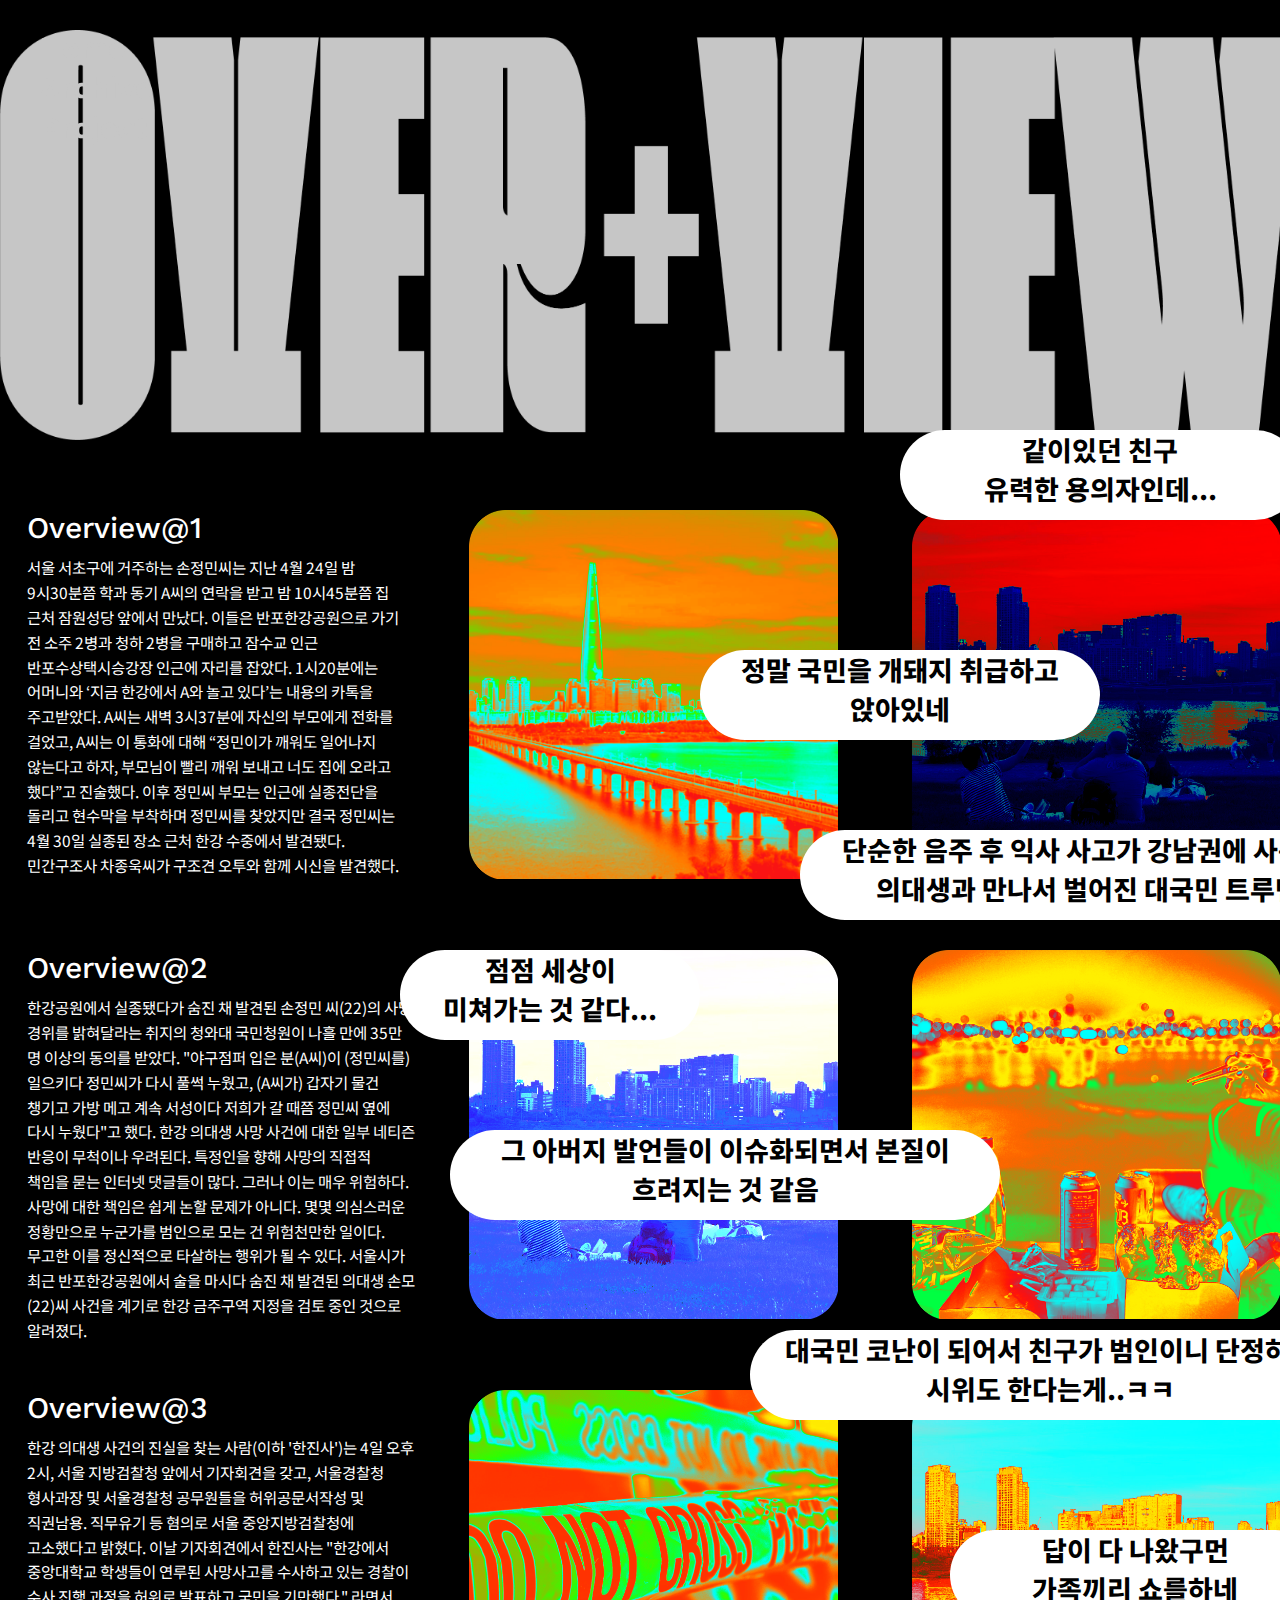
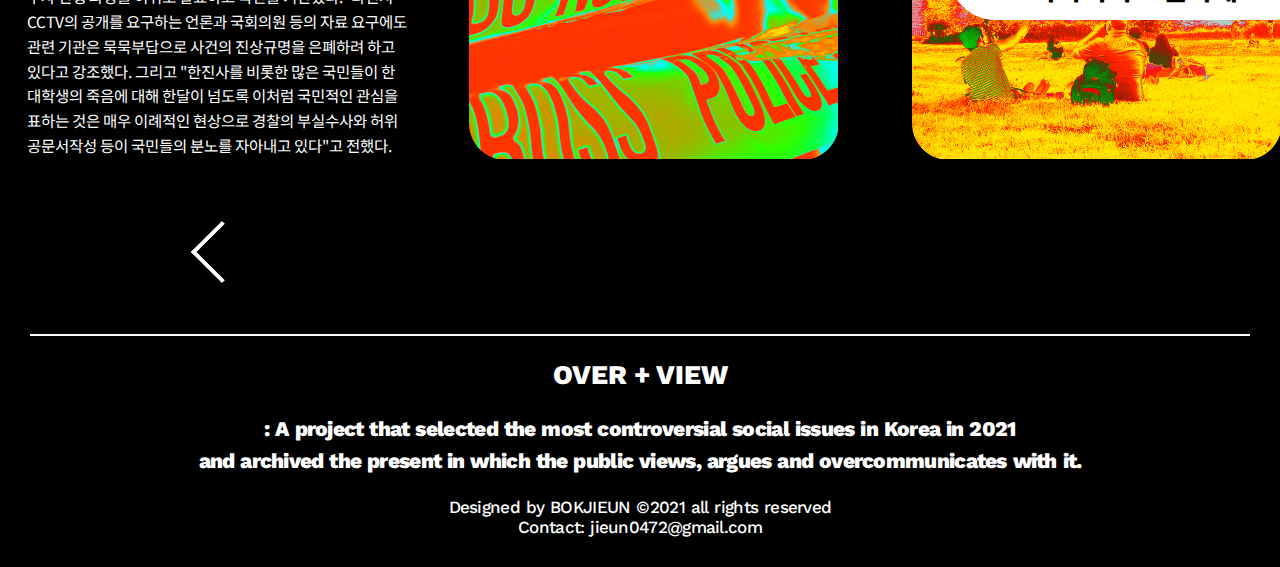
<file: sub1.html>
<!DOCTYPE html>
<html>
<head>
	<title>Archive@1</title>
	<link href="substyle.css" rel="stylesheet">
	<link rel="preconnect" href="https://fonts.gstatic.com">
	<link href="https://fonts.googleapis.com/css2?family=Noto+Sans+KR:wght@300;400;500;700;900&family=Work+Sans:ital,wght@0,100;0,200;0,300;0,400;0,500;0,600;0,700;0,800;0,900;1,100;1,200;1,300;1,400;1,500;1,600;1,700;1,800;1,900&display=swap" rel="stylesheet">
</head>

<body>
	<nav>
		<ul>
			<li><a href="index.html">Home</a></li>
			<li><a href="sub1.html">Archive</a></li>
			<li><a href="sub6.html">Project</a></li>
		</ul>
	</nav>

	<header><img src="logo.png"></header>

	<section class="row">
		<div class="col-3">
			<h1>Overview@1</h1>
			<p class="maintext">서울 서초구에 거주하는 손정민씨는 지난 4월 24일 밤 9시30분쯤 학과 동기 A씨의 연락을 받고 밤 10시45분쯤 집 근처 잠원성당 앞에서 만났다. 이들은 반포한강공원으로 가기 전 소주 2병과 청하 2병을 구매하고 잠수교 인근 반포수상택시승강장 인근에 자리를 잡았다. 1시20분에는 어머니와 ‘지금 한강에서 A와 놀고 있다’는 내용의 카톡을 주고받았다.  A씨는 새벽 3시37분에 자신의 부모에게 전화를 걸었고, A씨는 이 통화에 대해 “정민이가 깨워도 일어나지 않는다고 하자, 부모님이 빨리 깨워 보내고 너도 집에 오라고 했다”고 진술했다. 이후 정민씨 부모는 인근에 실종전단을 돌리고 현수막을 부착하며 정민씨를 찾았지만 결국 정민씨는 4월 30일 실종된 장소 근처 한강 수중에서 발견됐다. 민간구조사 차종욱씨가 구조견 오투와 함께 시신을 발견했다.</p>
		</div>
		<div class="col-3">
			<img src="002.png" class="img95">
		</div>
		<div class="col-3">
			<img src="001.png" class="img95">
		</div>
	</section>
	<section class="row">
		<div class="col-3">
			<h1>Overview@2</h1>
			<p class="maintext">
			한강공원에서 실종됐다가 숨진 채 발견된 손정민 씨(22)의 사망 경위를 밝혀달라는 취지의 청와대 국민청원이 나흘 만에 35만 명 이상의 동의를 받았다. "야구점퍼 입은 분(A씨)이 (정민씨를) 일으키다 정민씨가 다시 풀썩 누웠고, (A씨가) 갑자기 물건 챙기고 가방 메고 계속 서성이다 저희가 갈 때쯤 정민씨 옆에 다시 누웠다"고 했다. 한강 의대생 사망 사건에 대한 일부 네티즌 반응이 무척이나 우려된다. 특정인을 향해 사망의 직접적 책임을 묻는 인터넷 댓글들이 많다. 그러나 이는 매우 위험하다. 사망에 대한 책임은 쉽게 논할 문제가 아니다. 몇몇 의심스러운 정황만으로 누군가를 범인으로 모는 건 위험천만한 일이다. 무고한 이를 정신적으로 타살하는 행위가 될 수 있다. 서울시가 최근 반포한강공원에서 술을 마시다 숨진 채 발견된 의대생 손모(22)씨 사건을 계기로 한강 금주구역 지정을 검토 중인 것으로 알려졌다.</p>
		</div>
		<div class="col-3">
			<img src="005.png" class="img95">
		</div>
		<div class="col-3">
			<img src="003.png" class="img95">
		</div>
	</section>
	<section class="row">
		<div class="col-3">
			<h1>Overview@3</h1>
			<p class="maintext">
			한강 의대생 사건의 진실을 찾는 사람(이하 '한진사')는 4일 오후 2시, 서울 지방검찰청 앞에서 기자회견을 갖고, 서울경찰청 형사과장 및 서울경찰청 공무원들을 허위공문서작성 및 직권남용. 직무유기 등 혐의로 서울 중앙지방검찰청에 고소했다고 밝혔다. 이날 기자회견에서 한진사는 "한강에서 중앙대학교 학생들이 연루된 사망사고를 수사하고 있는 경찰이 수사 진행 과정을 허위로 발표하고 국민을 기만했다." 라면서 CCTV의 공개를 요구하는 언론과 국회의원 등의 자료 요구에도 관련 기관은 묵묵부답으로 사건의 진상규명을 은폐하려 하고 있다고 강조했다. 그리고 "한진사를 비롯한 많은 국민들이 한 대학생의 죽음에 대해 한달이 넘도록 이처럼 국민적인 관심을 표하는 것은 매우 이례적인 현상으로 경찰의 부실수사와 허위 공문서작성 등이 국민들의 분노를 자아내고 있다"고 전했다. 
</p>
		</div>
		<div class="col-3">
			<img src="004.png" class="img95">
		</div>
		<div class="col-3">
			<img src="006.png" class="img95">
		</div>
	</section>

	<div class="relative">
	<div id="a">같이있던 친구<br>유력한 용의자인데...</div>
	<div id="b">정말 국민을 개돼지 취급하고 앉아있네</div>
	<div id="c">단순한 음주 후 익사 사고가 강남권에 사는 남자 의대생과 만나서 벌어진 대국민 트루먼쇼</div>
	<div id="d">점점 세상이<br>미쳐가는 것 같다...</div>
	<div id="e">그 아버지 발언들이 이슈화되면서 본질이 흐려지는 것 같음</div>
	<div id="f">대국민 코난이 되어서 친구가 범인이니 단정하고 시위도 한다는게..ㅋㅋ</div>
	<div id="g">답이 다 나왔구먼<br>가족끼리 쇼를하네</div>
	</div>

	<section style="display:flex;">
		<div class="pre">
			<a href="sub5.html"><div class="l-arrow"></div></a>
		</div>
		<div class="next">
			<a href="sub2.html"><div class="r-arrow"></div></a>
		</div>
	</section>

</body>

<footer class="white">
	<h2>OVER + VIEW</h2>
	<p class="f-1">: A project that selected the most controversial social issues in Korea in 2021<br>and archived the present in which the public views, argues and overcommunicates with it.</p>
	<p class="f-2">Designed by BOKJIEUN ©2021 all rights reserved<br>
    Contact: jieun0472@gmail.com</p>
</footer>

</html>
</file>
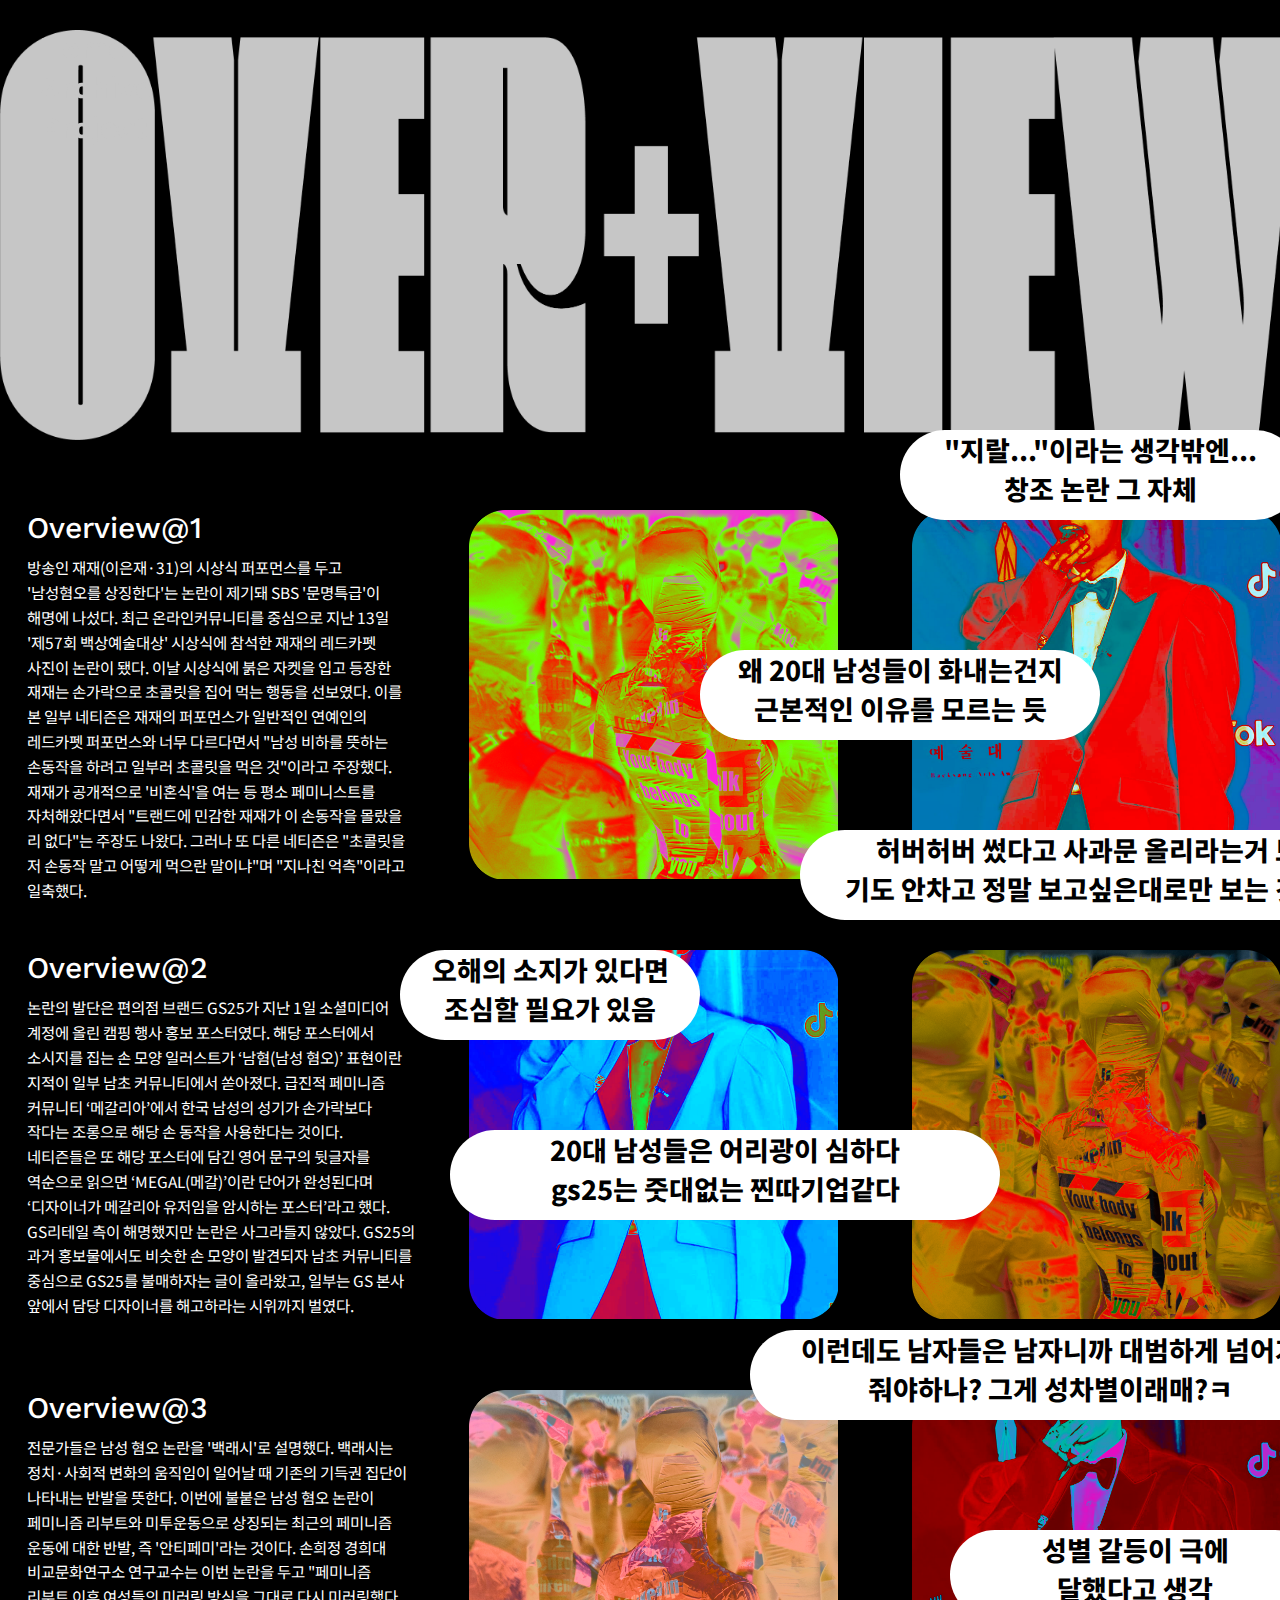
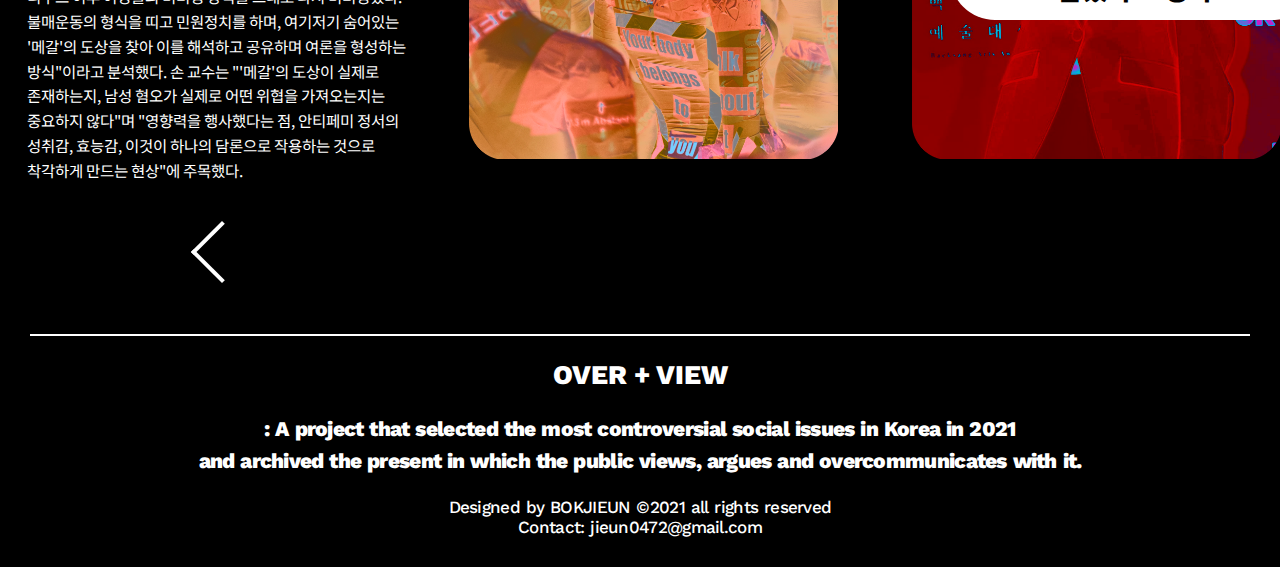
<file: sub2.html>
<!DOCTYPE html>
<html>
<head>
	<title>Archive@2</title>
	<link href="substyle.css" rel="stylesheet">
	<link rel="preconnect" href="https://fonts.gstatic.com">
	<link href="https://fonts.googleapis.com/css2?family=Noto+Sans+KR:wght@300;400;500;700;900&family=Work+Sans:ital,wght@0,100;0,200;0,300;0,400;0,500;0,600;0,700;0,800;0,900;1,100;1,200;1,300;1,400;1,500;1,600;1,700;1,800;1,900&display=swap" rel="stylesheet">
</head>

<body>
	<nav>
		<ul>
			<li><a href="index.html">Home</a></li>
			<li><a href="sub1.html">Archive</a></li>
			<li><a href="sub6.html">Project</a></li>
		</ul>
	</nav>

	<header><img src="logo.png"></header>

	<section class="row">
		<div class="col-3">
			<h1>Overview@1</h1>
			<p class="maintext">방송인 재재(이은재·31)의 시상식 퍼포먼스를 두고 '남성혐오를 상징한다'는 논란이 제기돼 SBS '문명특급'이 해명에 나섰다. 최근 온라인커뮤니티를 중심으로 지난 13일 '제57회 백상예술대상' 시상식에 참석한 재재의 레드카펫 사진이 논란이 됐다. 이날 시상식에 붉은 자켓을 입고 등장한 재재는 손가락으로 초콜릿을 집어 먹는 행동을 선보였다. 이를 본 일부 네티즌은 재재의 퍼포먼스가 일반적인 연예인의 레드카펫 퍼포먼스와 너무 다르다면서 "남성 비하를 뜻하는 손동작을 하려고 일부러 초콜릿을 먹은 것"이라고 주장했다. 재재가 공개적으로 '비혼식'을 여는 등 평소 페미니스트를 자처해왔다면서 "트랜드에 민감한 재재가 이 손동작을 몰랐을 리 없다"는 주장도 나왔다. 그러나 또 다른 네티즌은 "초콜릿을 저 손동작 말고 어떻게 먹으란 말이냐"며 "지나친 억측"이라고 일축했다. </p>
		</div>
		<div class="col-3">
			<img src="010.png" class="img95">
		</div>
		<div class="col-3">
			<img src="009.png" class="img95">
		</div>
	</section>
	<section class="row">
		<div class="col-3">
			<h1>Overview@2</h1>
			<p class="maintext">
			논란의 발단은 편의점 브랜드 GS25가 지난 1일 소셜미디어 계정에 올린 캠핑 행사 홍보 포스터였다. 해당 포스터에서 소시지를 집는 손 모양 일러스트가 ‘남혐(남성 혐오)’ 표현이란 지적이 일부 남초 커뮤니티에서 쏟아졌다. 급진적 페미니즘 커뮤니티 ‘메갈리아’에서 한국 남성의 성기가 손가락보다 작다는 조롱으로 해당 손 동작을 사용한다는 것이다. 네티즌들은 또 해당 포스터에 담긴 영어 문구의 뒷글자를 역순으로 읽으면 ‘MEGAL(메갈)’이란 단어가 완성된다며 ‘디자이너가 메갈리아 유저임을 암시하는 포스터’라고 했다. GS리테일 측이 해명했지만 논란은 사그라들지 않았다. GS25의 과거 홍보물에서도 비슷한 손 모양이 발견되자 남초 커뮤니티를 중심으로 GS25를 불매하자는 글이 올라왔고, 일부는 GS 본사 앞에서 담당 디자이너를 해고하라는 시위까지 벌였다.</p>
		</div>
		<div class="col-3">
			<img src="007.png" class="img95">
		</div>
		<div class="col-3">
			<img src="012.png" class="img95">
		</div>
	</section>
	<section class="row">
		<div class="col-3">
			<h1>Overview@3</h1>
			<p class="maintext">
			전문가들은 남성 혐오 논란을 '백래시'로 설명했다. 백래시는 정치·사회적 변화의 움직임이 일어날 때 기존의 기득권 집단이 나타내는 반발을 뜻한다. 이번에 불붙은 남성 혐오 논란이 페미니즘 리부트와 미투운동으로 상징되는 최근의 페미니즘 운동에 대한 반발, 즉 '안티페미'라는 것이다. 손희정 경희대 비교문화연구소 연구교수는 이번 논란을 두고 "페미니즘 리부트 이후 여성들의 미러링 방식을 그대로 다시 미러링했다. 불매운동의 형식을 띠고 민원정치를 하며, 여기저기 숨어있는 '메갈'의 도상을 찾아 이를 해석하고 공유하며 여론을 형성하는 방식"이라고 분석했다. 손 교수는 "'메갈'의 도상이 실제로 존재하는지, 남성 혐오가 실제로 어떤 위협을 가져오는지는 중요하지 않다"며 "영향력을 행사했다는 점, 안티페미 정서의 성취감, 효능감, 이것이 하나의 담론으로 작용하는 것으로 착각하게 만드는 현상"에 주목했다.
			</p>
		</div>
		<div class="col-3">
			<img src="011.png" class="img95">
		</div>
		<div class="col-3">
			<img src="008.png" class="img95">
		</div>
	</section>

	<div class="relative">
	<div id="a">"지랄..."이라는 생각밖엔...<br>창조 논란 그 자체</div>
	<div id="b">왜 20대 남성들이 화내는건지 근본적인 이유를 모르는 듯</div>
	<div id="c">허버허버 썼다고 사과문 올리라는거 보면<br> 기도 안차고 정말 보고싶은대로만 보는 것 같음</div>
	<div id="d">오해의 소지가 있다면 조심할 필요가 있음</div>
	<div id="e">20대 남성들은 어리광이 심하다<br>gs25는 줏대없는 찐따기업같다</div>
	<div id="f">이런데도 남자들은 남자니까 대범하게 넘어가 줘야하나? 그게 성차별이래매?ㅋ</div>
	<div id="g">성별 갈등이 극에<br>달했다고 생각</div>
	</div>

	<section style="display:flex;">
		<div class="pre">
			<a href="sub1.html"><div class="l-arrow"></div></a>
		</div>
		<div class="next">
			<a href="sub3.html"><div class="r-arrow"></div></a>
		</div>
	</section>

</body>

<footer class="white">
	<h2>OVER + VIEW</h2>
	<p class="f-1">: A project that selected the most controversial social issues in Korea in 2021<br>and archived the present in which the public views, argues and overcommunicates with it.</p>
	<p class="f-2">Designed by BOKJIEUN ©2021 all rights reserved<br>
    Contact: jieun0472@gmail.com</p>
</footer>

</html>
</file>
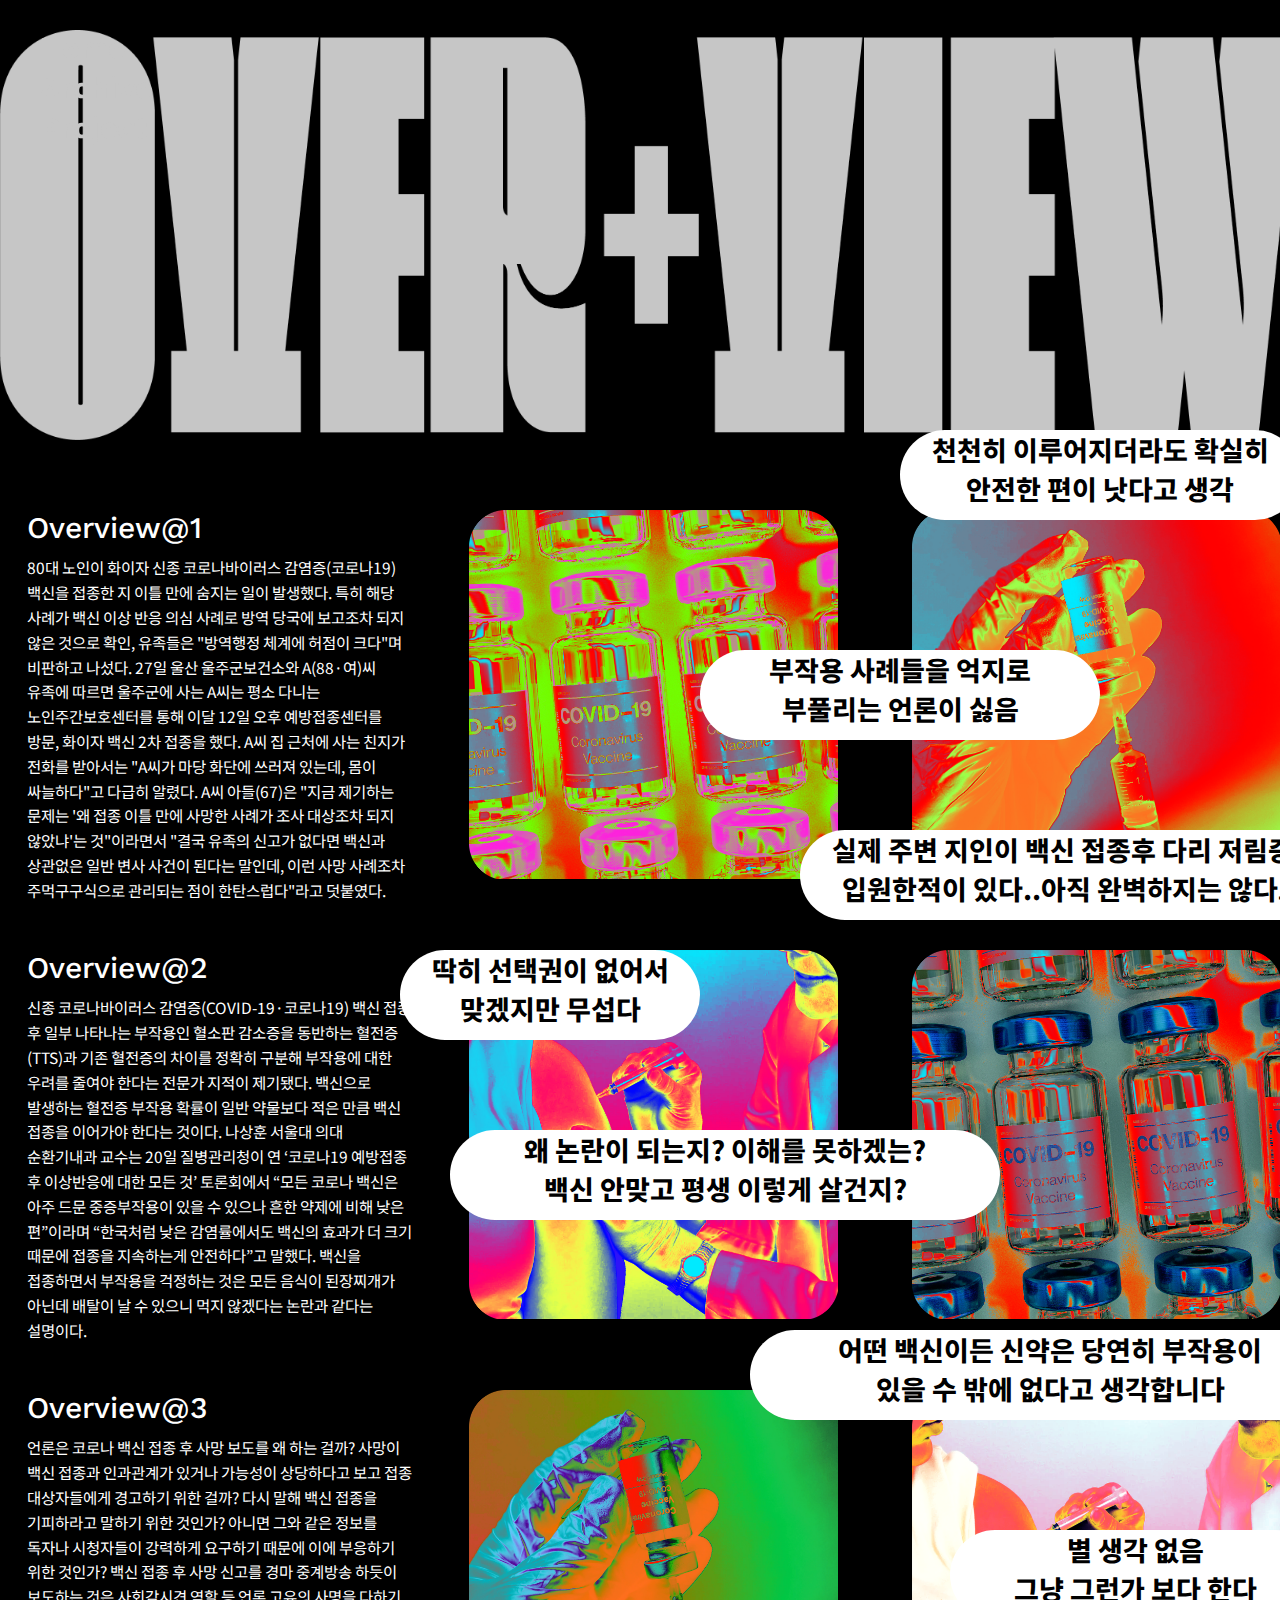
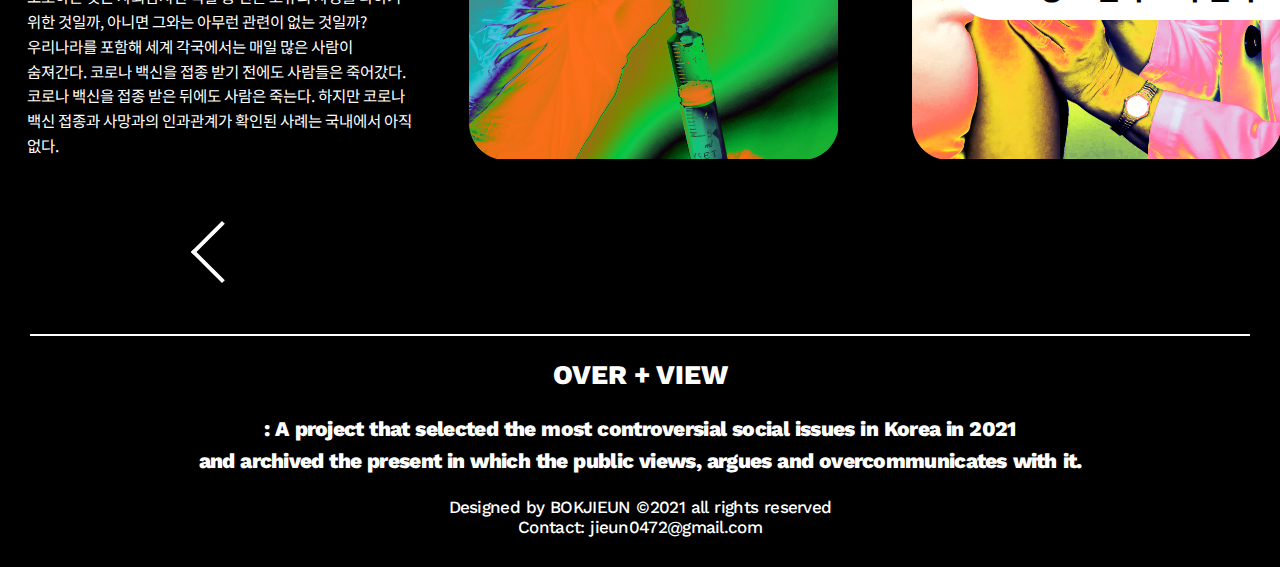
<file: sub3.html>
<!DOCTYPE html>
<html>
<head>
	<title>Archive@3</title>
	<link href="substyle.css" rel="stylesheet">
	<link rel="preconnect" href="https://fonts.gstatic.com">
	<link href="https://fonts.googleapis.com/css2?family=Noto+Sans+KR:wght@300;400;500;700;900&family=Work+Sans:ital,wght@0,100;0,200;0,300;0,400;0,500;0,600;0,700;0,800;0,900;1,100;1,200;1,300;1,400;1,500;1,600;1,700;1,800;1,900&display=swap" rel="stylesheet">
</head>

<body>
	<nav>
		<ul>
			<li><a href="index.html">Home</a></li>
			<li><a href="sub1.html">Archive</a></li>
			<li><a href="sub6.html">Project</a></li>
		</ul>
	</nav>

	<header><img src="logo.png"></header>

	<section class="row">
		<div class="col-3">
			<h1>Overview@1</h1>
			<p class="maintext">80대 노인이 화이자 신종 코로나바이러스 감염증(코로나19) 백신을 접종한 지 이틀 만에 숨지는 일이 발생했다. 특히 해당 사례가 백신 이상 반응 의심 사례로 방역 당국에 보고조차 되지 않은 것으로 확인, 유족들은 "방역행정 체계에 허점이 크다"며 비판하고 나섰다. 27일 울산 울주군보건소와 A(88·여)씨 유족에 따르면 울주군에 사는 A씨는 평소 다니는 노인주간보호센터를 통해 이달 12일 오후 예방접종센터를 방문, 화이자 백신 2차 접종을 했다. A씨 집 근처에 사는 친지가 전화를 받아서는 "A씨가 마당 화단에 쓰러져 있는데, 몸이 싸늘하다"고 다급히 알렸다. A씨 아들(67)은 "지금 제기하는 문제는 '왜 접종 이틀 만에 사망한 사례가 조사 대상조차 되지 않았냐'는 것"이라면서 "결국 유족의 신고가 없다면 백신과 상관없은 일반 변사 사건이 된다는 말인데, 이런 사망 사례조차 주먹구구식으로 관리되는 점이 한탄스럽다"라고 덧붙였다.

 </p>
		</div>
		<div class="col-3">
			<img src="013.png" class="img95">
		</div>
		<div class="col-3">
			<img src="014.png" class="img95">
		</div>
	</section>
	<section class="row">
		<div class="col-3">
			<h1>Overview@2</h1>
			<p class="maintext">
			신종 코로나바이러스 감염증(COVID-19·코로나19) 백신 접종 후 일부 나타나는 부작용인 혈소판 감소증을 동반하는 혈전증(TTS)과 기존 혈전증의 차이를 정확히 구분해 부작용에 대한 우려를 줄여야 한다는 전문가 지적이 제기됐다. 백신으로 발생하는 혈전증 부작용 확률이 일반 약물보다 적은 만큼 백신 접종을 이어가야 한다는 것이다. 나상훈 서울대 의대 순환기내과 교수는 20일 질병관리청이 연 ‘코로나19 예방접종 후 이상반응에 대한 모든 것’ 토론회에서 “모든 코로나 백신은 아주 드문 중증부작용이 있을 수 있으나 흔한 약제에 비해 낮은 편”이라며 “한국처럼 낮은 감염률에서도 백신의 효과가 더 크기 때문에 접종을 지속하는게 안전하다”고 말했다. 백신을 접종하면서 부작용을 걱정하는 것은 모든 음식이 된장찌개가 아닌데 배탈이 날 수 있으니 먹지 않겠다는 논란과 같다는 설명이다.</p>
		</div>
		<div class="col-3">
			<img src="015.png" class="img95">
		</div>
		<div class="col-3">
			<img src="018.png" class="img95">
		</div>
	</section>
	<section class="row">
		<div class="col-3">
			<h1>Overview@3</h1>
			<p class="maintext">
			언론은 코로나 백신 접종 후 사망 보도를 왜 하는 걸까? 사망이 백신 접종과 인과관계가 있거나 가능성이 상당하다고 보고 접종 대상자들에게 경고하기 위한 걸까? 다시 말해 백신 접종을 기피하라고 말하기 위한 것인가? 아니면 그와 같은 정보를 독자나 시청자들이 강력하게 요구하기 때문에 이에 부응하기 위한 것인가? 백신 접종 후 사망 신고를 경마 중계방송 하듯이 보도하는 것은 사회감시견 역할 등 언론 고유의 사명을 다하기 위한 것일까, 아니면 그와는 아무런 관련이 없는 것일까? 우리나라를 포함해 세계 각국에서는 매일 많은 사람이 숨져간다. 코로나 백신을 접종 받기 전에도 사람들은 죽어갔다. 코로나 백신을 접종 받은 뒤에도 사람은 죽는다. 하지만 코로나 백신 접종과 사망과의 인과관계가 확인된 사례는 국내에서 아직 없다.

			</p>
		</div>
		<div class="col-3">
			<img src="017.png" class="img95">
		</div>
		<div class="col-3">
			<img src="016.png" class="img95">
		</div>
	</section>

	<div class="relative">
		<div id="a">천천히 이루어지더라도 확실히 안전한 편이 낫다고 생각</div>
		<div id="b">부작용 사례들을 억지로<br>부풀리는 언론이 싫음</div>
		<div id="c">실제 주변 지인이 백신 접종후 다리 저림증상으로 입원한적이 있다..아직 완벽하지는 않다고 본다</div>
		<div id="d">딱히 선택권이 없어서 맞겠지만 무섭다</div>
		<div id="e">왜 논란이 되는지? 이해를 못하겠는?<br>백신 안맞고 평생 이렇게 살건지?</div>
		<div id="f">어떤 백신이든 신약은 당연히 부작용이<br>있을 수 밖에 없다고 생각합니다</div>
		<div id="g">별 생각 없음<br>그냥 그런가 보다 한다</div>
	</div>

	<section style="display:flex;">
		<div class="pre">
			<a href="sub2.html"><div class="l-arrow"></div></a>
		</div>
		<div class="next">
			<a href="sub4.html"><div class="r-arrow"></div></a>
		</div>
	</section>

</body>

<footer class="white">
	<h2>OVER + VIEW</h2>
	<p class="f-1">: A project that selected the most controversial social issues in Korea in 2021<br>and archived the present in which the public views, argues and overcommunicates with it.</p>
	<p class="f-2">Designed by BOKJIEUN ©2021 all rights reserved<br>
    Contact: jieun0472@gmail.com</p>
</footer>

</html>
</file>
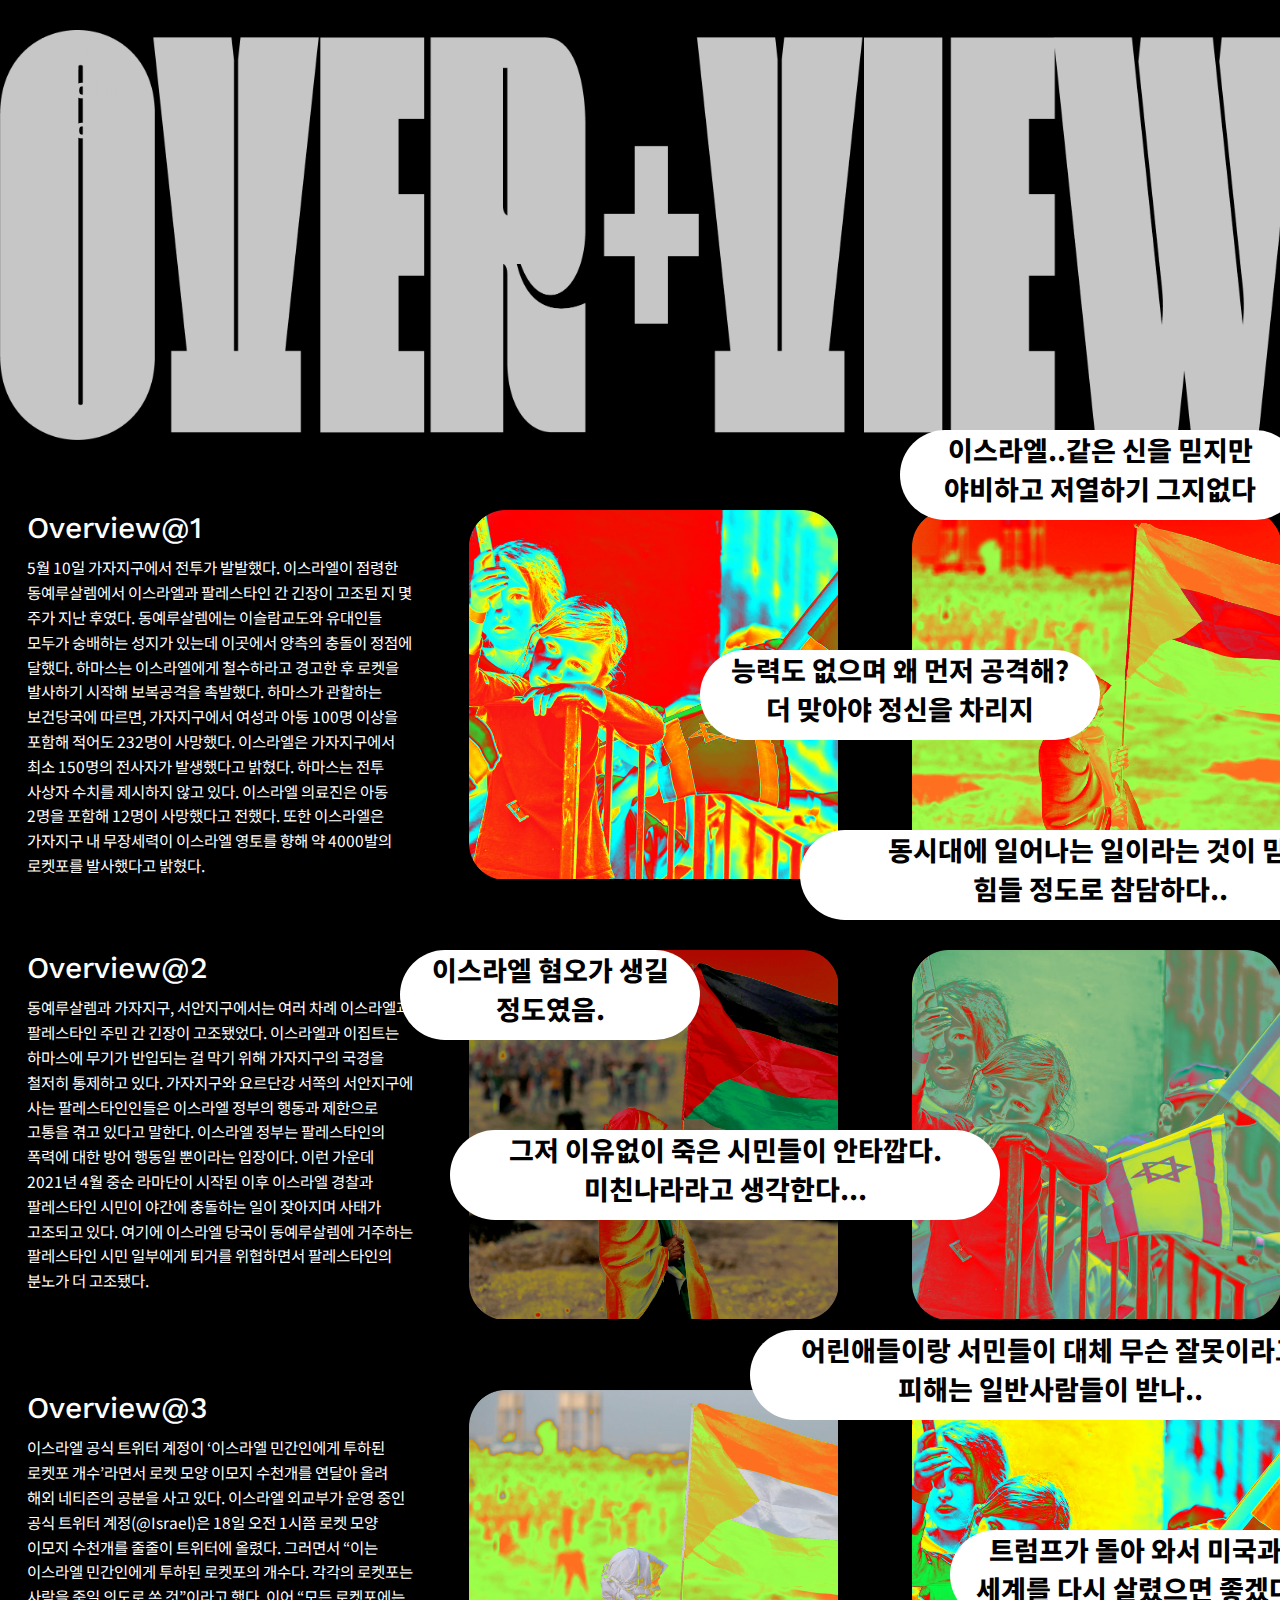
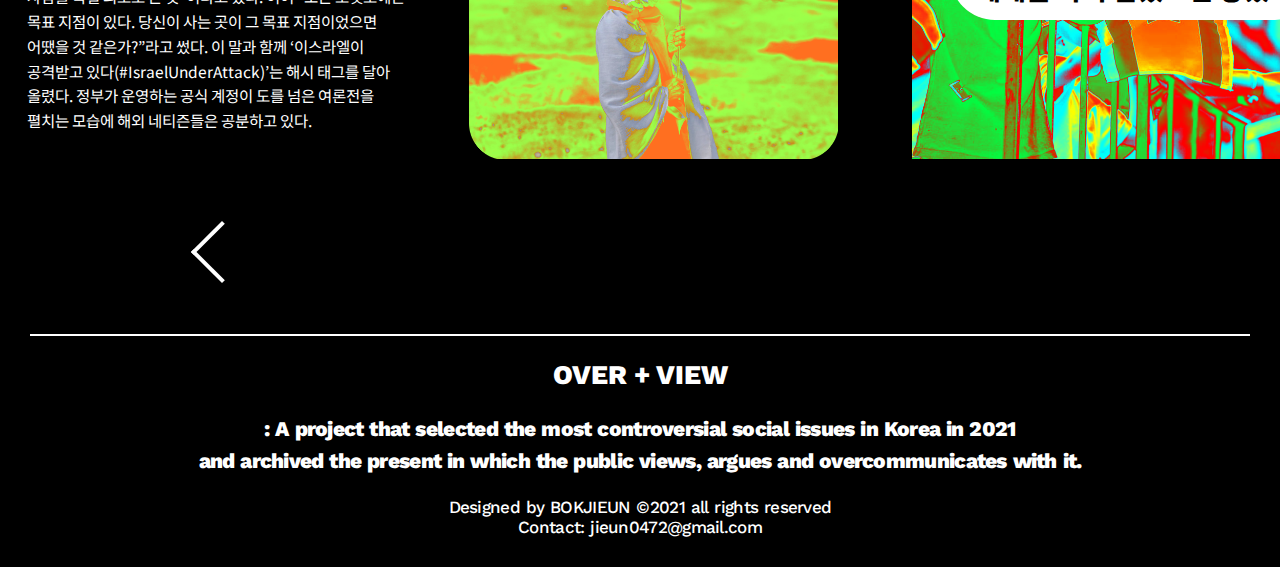
<file: sub4.html>
<!DOCTYPE html>
<html>
<head>
	<title>Archive@4</title>
	<link href="substyle.css" rel="stylesheet">
	<link rel="preconnect" href="https://fonts.gstatic.com">
	<link href="https://fonts.googleapis.com/css2?family=Noto+Sans+KR:wght@300;400;500;700;900&family=Work+Sans:ital,wght@0,100;0,200;0,300;0,400;0,500;0,600;0,700;0,800;0,900;1,100;1,200;1,300;1,400;1,500;1,600;1,700;1,800;1,900&display=swap" rel="stylesheet">
</head>

<body>
	<nav>
		<ul>
			<li><a href="index.html">Home</a></li>
			<li><a href="sub1.html">Archive</a></li>
			<li><a href="sub6.html">Project</a></li>
		</ul>
	</nav>

	<header><img src="logo.png"></header>

	<section class="row">
		<div class="col-3">
			<h1>Overview@1</h1>
			<p class="maintext">5월 10일 가자지구에서 전투가 발발했다. 이스라엘이 점령한 동예루살렘에서 이스라엘과 팔레스타인 간 긴장이 고조된 지 몇 주가 지난 후였다. 동예루살렘에는 이슬람교도와 유대인들 모두가 숭배하는 성지가 있는데 이곳에서 양측의 충돌이 정점에 달했다. 하마스는 이스라엘에게 철수하라고 경고한 후 로켓을 발사하기 시작해 보복공격을 촉발했다. 하마스가 관할하는 보건당국에 따르면, 가자지구에서 여성과 아동 100명 이상을 포함해 적어도 232명이 사망했다. 이스라엘은 가자지구에서 최소 150명의 전사자가 발생했다고 밝혔다. 하마스는 전투 사상자 수치를 제시하지 않고 있다. 이스라엘 의료진은 아동 2명을 포함해 12명이 사망했다고 전했다. 또한 이스라엘은 가자지구 내 무장세력이 이스라엘 영토를 향해 약 4000발의 로켓포를 발사했다고 밝혔다.</p>
		</div>
		<div class="col-3">
			<img src="020.png" class="img95">
		</div>
		<div class="col-3">
			<img src="023.png" class="img95">
		</div>
	</section>
	<section class="row">
		<div class="col-3">
			<h1>Overview@2</h1>
			<p class="maintext">
			동예루살렘과 가자지구, 서안지구에서는 여러 차례 이스라엘과 팔레스타인 주민 간 긴장이 고조됐었다. 이스라엘과 이집트는 하마스에 무기가 반입되는 걸 막기 위해 가자지구의 국경을 철저히 통제하고 있다. 가자지구와 요르단강 서쪽의 서안지구에 사는 팔레스타인인들은 이스라엘 정부의 행동과 제한으로 고통을 겪고 있다고 말한다. 이스라엘 정부는 팔레스타인의 폭력에 대한 방어 행동일 뿐이라는 입장이다. 이런 가운데 2021년 4월 중순 라마단이 시작된 이후 이스라엘 경찰과 팔레스타인 시민이 야간에 충돌하는 일이 잦아지며 사태가 고조되고 있다. 여기에 이스라엘 당국이 동예루살렘에 거주하는 팔레스타인 시민 일부에게 퇴거를 위협하면서 팔레스타인의 분노가 더 고조됐다.</p>
		</div>
		<div class="col-3">
			<img src="025.png" class="img95">
		</div>
		<div class="col-3">
			<img src="021.png" class="img95">
		</div>
	</section>
	<section class="row">
		<div class="col-3">
			<h1>Overview@3</h1>
			<p class="maintext">
			이스라엘 공식 트위터 계정이 ‘이스라엘 민간인에게 투하된 로켓포 개수’라면서 로켓 모양 이모지 수천개를 연달아 올려 해외 네티즌의 공분을 사고 있다. 이스라엘 외교부가 운영 중인 공식 트위터 계정(@Israel)은 18일 오전 1시쯤 로켓 모양 이모지 수천개를 줄줄이 트위터에 올렸다. 그러면서 “이는 이스라엘 민간인에게 투하된 로켓포의 개수다. 각각의 로켓포는 사람을 죽일 의도로 쏜 것”이라고 했다. 이어 “모든 로켓포에는 목표 지점이 있다. 당신이 사는 곳이 그 목표 지점이었으면 어땠을 것 같은가?”라고 썼다. 이 말과 함께 ‘이스라엘이 공격받고 있다(#IsraelUnderAttack)’는 해시 태그를 달아 올렸다. 정부가 운영하는 공식 계정이 도를 넘은 여론전을 펼치는 모습에 해외 네티즌들은 공분하고 있다.
			</p>
		</div>
		<div class="col-3">
			<img src="024.png" class="img95">
		</div>
		<div class="col-3">
			<img src="022.png" class="img95">
		</div>
	</section>

	<div class="relative">
	<div id="a">이스라엘..같은 신을 믿지만 야비하고 저열하기 그지없다</div>
	<div id="b">능력도 없으며 왜 먼저 공격해?<br>더 맞아야 정신을 차리지</div>
	<div id="c">동시대에 일어나는 일이라는 것이 믿기<br>힘들 정도로 참담하다..</div>
	<div id="d">이스라엘 혐오가 생길<br>정도였음.</div>
	<div id="e">그저 이유없이 죽은 시민들이 안타깝다. 미친나라라고 생각한다...</div>
	<div id="f">어린애들이랑 서민들이 대체 무슨 잘못이라고<br>피해는 일반사람들이 받나..</div>
	<div id="g">트럼프가 돌아 와서 미국과 세계를 다시 살렸으면 좋겠다</div>
	</div>

	<section style="display:flex;">
		<div class="pre">
			<a href="sub3.html"><div class="l-arrow"></div></a>
		</div>
		<div class="next">
			<a href="sub5.html"><div class="r-arrow"></div></a>
		</div>
	</section>

</body>

<footer class="white">
	<h2>OVER + VIEW</h2>
	<p class="f-1">: A project that selected the most controversial social issues in Korea in 2021<br>and archived the present in which the public views, argues and overcommunicates with it.</p>
	<p class="f-2">Designed by BOKJIEUN ©2021 all rights reserved<br>
    Contact: jieun0472@gmail.com</p>
</footer>

</html>
</file>
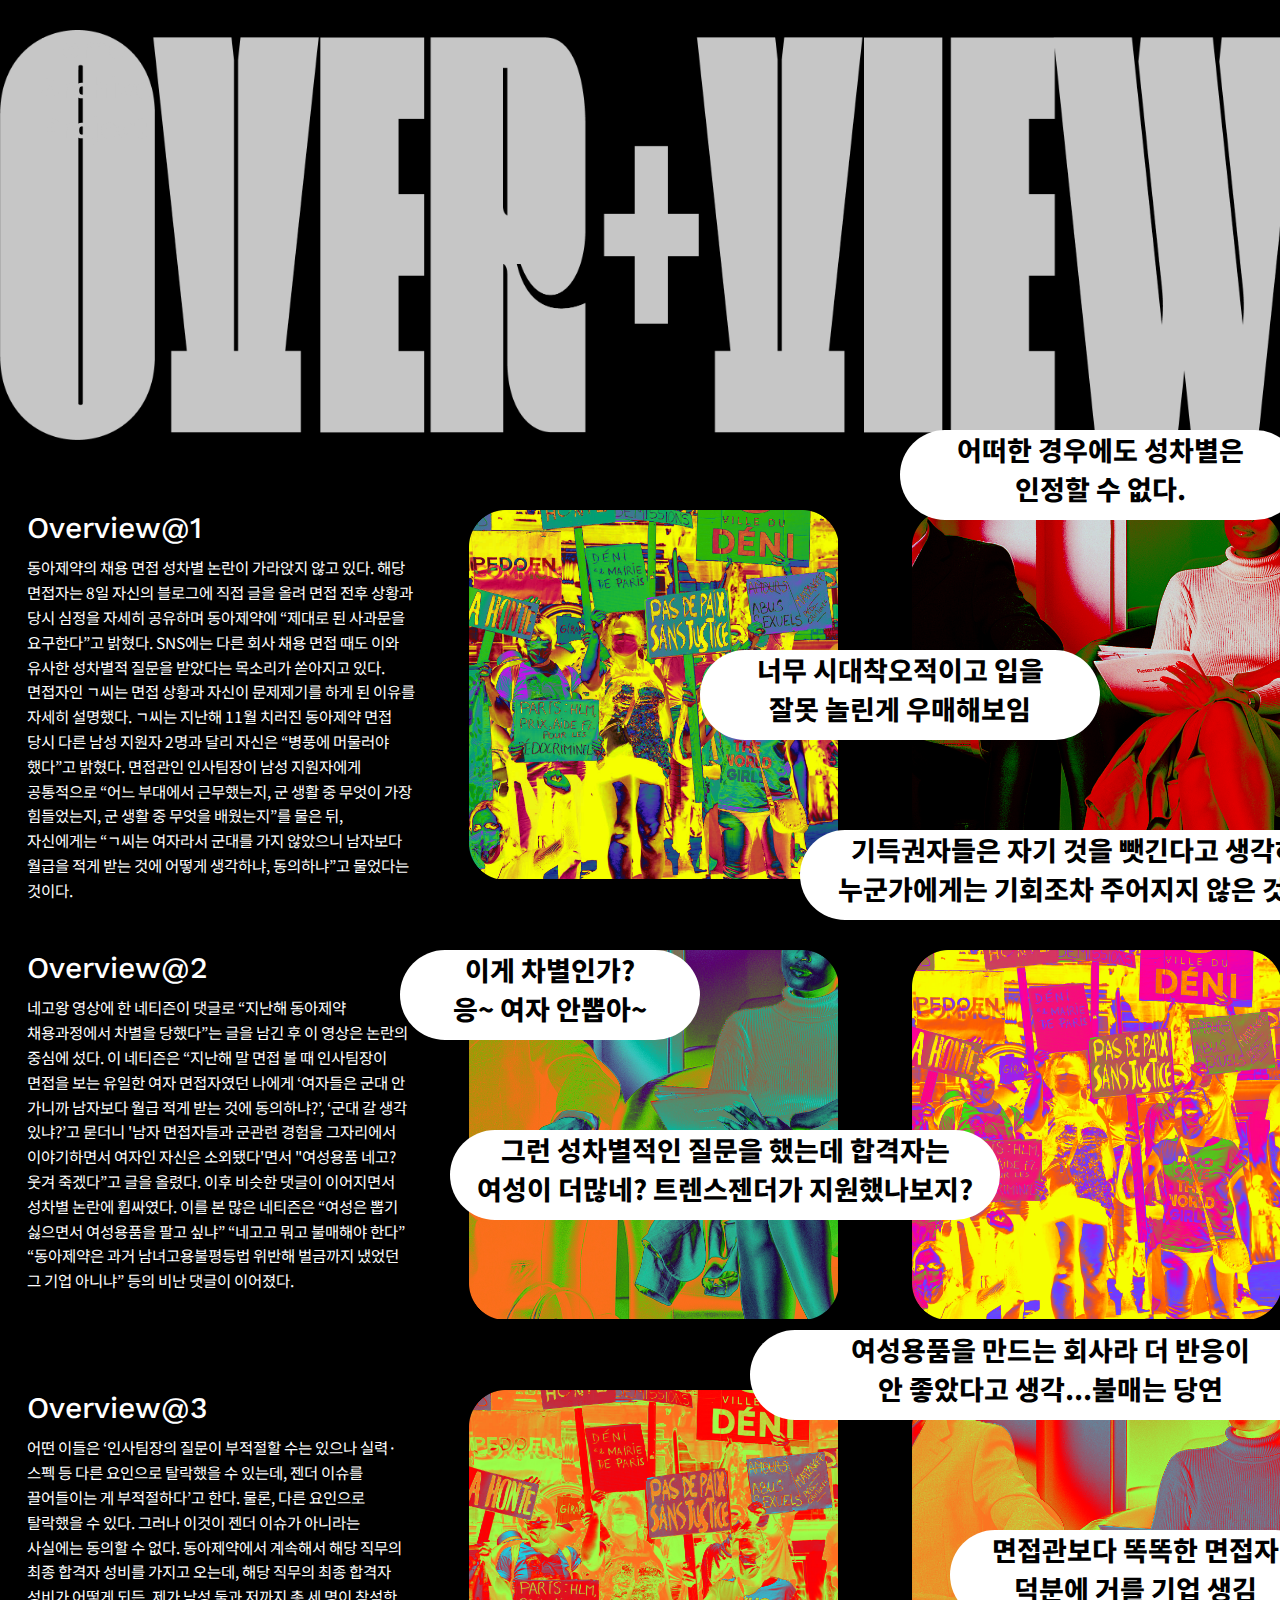
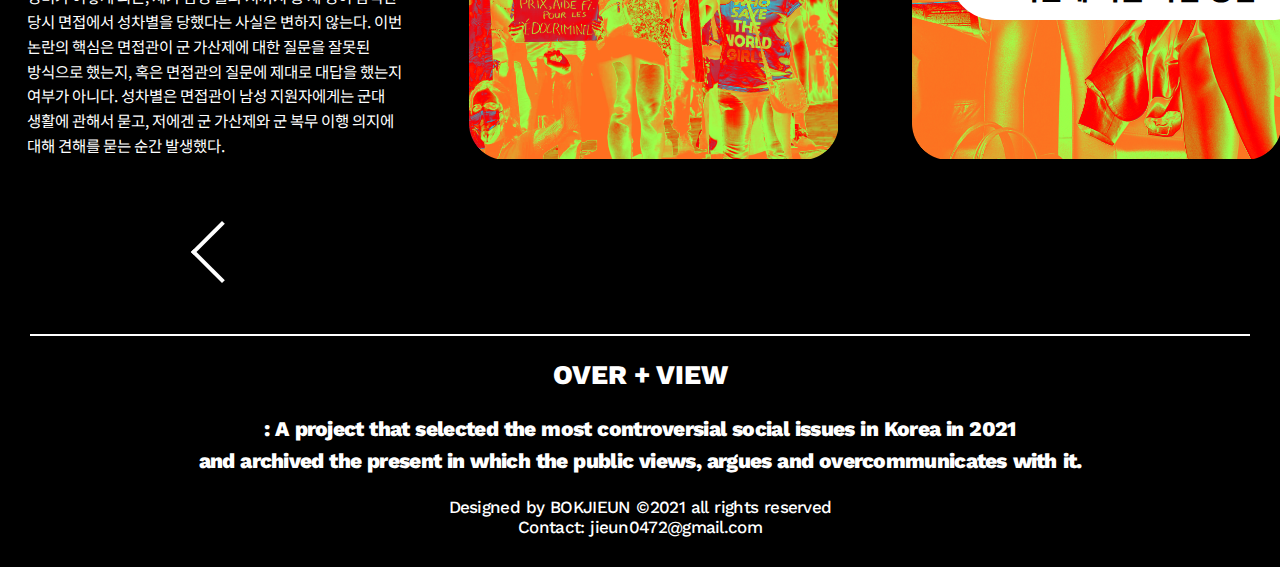
<file: sub5.html>
<!DOCTYPE html>
<html>
<head>
	<title>Archive@5</title>
	<link href="substyle.css" rel="stylesheet">
	<link rel="preconnect" href="https://fonts.gstatic.com">
	<link href="https://fonts.googleapis.com/css2?family=Noto+Sans+KR:wght@300;400;500;700;900&family=Work+Sans:ital,wght@0,100;0,200;0,300;0,400;0,500;0,600;0,700;0,800;0,900;1,100;1,200;1,300;1,400;1,500;1,600;1,700;1,800;1,900&display=swap" rel="stylesheet">
</head>

<body>
	<nav>
		<ul>
			<li><a href="index.html">Home</a></li>
			<li><a href="sub1.html">Archive</a></li>
			<li><a href="sub6.html">Project</a></li>
		</ul>
	</nav>

	<header><img src="logo.png"></header>

	<section class="row">
		<div class="col-3">
			<h1>Overview@1</h1>
			<p class="maintext">동아제약의 채용 면접 성차별 논란이 가라앉지 않고 있다. 해당 면접자는 8일 자신의 블로그에 직접 글을 올려 면접 전후 상황과 당시 심정을 자세히 공유하며 동아제약에 “제대로 된 사과문을 요구한다”고 밝혔다. SNS에는 다른 회사 채용 면접 때도 이와 유사한 성차별적 질문을 받았다는 목소리가 쏟아지고 있다.
			면접자인 ㄱ씨는 면접 상황과 자신이 문제제기를 하게 된 이유를 자세히 설명했다. ㄱ씨는 지난해 11월 치러진 동아제약 면접 당시 다른 남성 지원자 2명과 달리 자신은 “병풍에 머물러야 했다”고 밝혔다. 면접관인 인사팀장이 남성 지원자에게 공통적으로 “어느 부대에서 근무했는지, 군 생활 중 무엇이 가장 힘들었는지, 군 생활 중 무엇을 배웠는지”를 물은 뒤, 자신에게는 “ㄱ씨는 여자라서 군대를 가지 않았으니 남자보다 월급을 적게 받는 것에 어떻게 생각하냐, 동의하냐”고 물었다는 것이다. </p>
		</div>
		<div class="col-3">
			<img src="030.png" class="img95">
		</div>
		<div class="col-3">
			<img src="026.png" class="img95">
		</div>
	</section>
	<section class="row">
		<div class="col-3">
			<h1>Overview@2</h1>
			<p class="maintext">
			네고왕 영상에 한 네티즌이 댓글로 “지난해 동아제약 채용과정에서 차별을 당했다”는  글을 남긴 후 이 영상은 논란의 중심에 섰다. 이 네티즌은 “지난해 말 면접 볼 때 인사팀장이 면접을 보는 유일한 여자 면접자였던 나에게 ‘여자들은 군대 안 가니까 남자보다 월급 적게 받는 것에 동의하냐?’, ‘군대 갈 생각 있냐?’고 묻더니 '남자 면접자들과 군관련 경험을 그자리에서 이야기하면서 여자인 자신은 소외됐다'면서 "여성용품 네고? 웃겨 죽겠다”고 글을 올렸다. 이후 비슷한 댓글이 이어지면서 성차별 논란에 휩싸였다. 이를 본 많은 네티즌은 “여성은 뽑기 싫으면서 여성용품을 팔고 싶냐” “네고고 뭐고 불매해야 한다” “동아제약은 과거 남녀고용불평등법 위반해 벌금까지 냈었던 그 기업 아니냐” 등의 비난 댓글이 이어졌다.</p>
		</div>
		<div class="col-3">
			<img src="028.png" class="img95">
		</div>
		<div class="col-3">
			<img src="029.png" class="img95">
		</div>
	</section>
	<section class="row">
		<div class="col-3">
			<h1>Overview@3</h1>
			<p class="maintext">
			어떤 이들은 ‘인사팀장의 질문이 부적절할 수는 있으나 실력·스펙 등 다른 요인으로 탈락했을 수 있는데, 젠더 이슈를 끌어들이는 게 부적절하다’고 한다. 물론, 다른 요인으로 탈락했을 수 있다. 그러나 이것이 젠더 이슈가 아니라는 사실에는 동의할 수 없다. 동아제약에서 계속해서 해당 직무의 최종 합격자 성비를 가지고 오는데, 해당 직무의 최종 합격자 성비가 어떻게 되든, 제가 남성 둘과 저까지 총 세 명이 참석한 당시 면접에서 성차별을 당했다는 사실은 변하지 않는다. 이번 논란의 핵심은 면접관이 군 가산제에 대한 질문을 잘못된 방식으로 했는지, 혹은 면접관의 질문에 제대로 대답을 했는지 여부가 아니다. 성차별은 면접관이 남성 지원자에게는 군대 생활에 관해서 묻고, 저에겐 군 가산제와 군 복무 이행 의지에 대해 견해를 묻는 순간 발생했다.</p>
		</div>
		<div class="col-3">
			<img src="031.png" class="img95">
		</div>
		<div class="col-3">
			<img src="027.png" class="img95">
		</div>
	</section>

	<div class="relative">
	<div id="a">어떠한 경우에도 성차별은<br>인정할 수 없다.</div>
	<div id="b">너무 시대착오적이고 입을<br>잘못 놀린게 우매해보임</div>
	<div id="c">기득권자들은 자기 것을 뺏긴다고 생각하지만 누군가에게는 기회조차 주어지지 않은 것들이다</div>
	<div id="d">이게 차별인가?<br>응~ 여자 안뽑아~</div>
	<div id="e">그런 성차별적인 질문을 했는데 합격자는<br>여성이 더많네? 트렌스젠더가 지원했나보지?</div>
	<div id="f">여성용품을 만드는 회사라 더 반응이<br> 안 좋았다고 생각...불매는 당연</div>
	<div id="g">면접관보다 똑똑한 면접자<br>덕분에 거를 기업 생김</div>
	</div>

	<section style="display:flex;">
		<div class="pre">
			<a href="sub4.html"><div class="l-arrow"></div></a>
		</div>
		<div class="next">
			<a href="sub1.html"><div class="r-arrow"></div></a>
		</div>
	</section>

</body>

<footer class="white">
	<h2>OVER + VIEW</h2>
	<p class="f-1">: A project that selected the most controversial social issues in Korea in 2021<br>and archived the present in which the public views, argues and overcommunicates with it.</p>
	<p class="f-2">Designed by BOKJIEUN ©2021 all rights reserved<br>
    Contact: jieun0472@gmail.com</p>
</footer>

</html>
</file>
<file: substyle.css>
html{font-family: 'Noto Sans KR', sans-serif;
	font-family: 'Work Sans', sans-serif;}

body{margin: 0px; background-color: #000;}

header{width: 1300px; height: auto;
	 margin:auto; margin-top: 30px; margin-right: 30px; margin-bottom: 70px;}

nav{position: fixed; top: 0;
	padding-top: 30px;}
		nav ul{margin: auto;}
		nav ul li{list-style: none; width: auto; height: 40px;}
		nav ul li a{text-decoration: none; color: #c6c6c6;
					font-size: 30px; font-family:'Work Sans', sans-serif;
					font-weight: 700;}
		nav ul li a:hover{color: #ffffff;text-decoration:underline; transition: all 0.5s;}

footer{border-top:2px solid white; margin:30px; text-align: center;}
	h2{font-family: 'work Sans', sans-serif;
		font-weight: 800; font-size: 27px;}
	.f-1{font-family: 'work Sans', sans-serif;
		font-weight: 800; font-size: 21px; word-break: keep-all;
		line-height: 1.5; word-spacing: 0.5px; letter-spacing: -0.7px;}
	.f-2{font-family: 'work Sans', sans-serif; font-weight: 500; font-size: 17px;
			word-spacing: 0.5px; letter-spacing: -0.7px;}
	.white{color: white;}

section{}
	.row{width: 1327px; height: 440px; margin:auto; margin-right: 30px;
		display: flex;}
	.col-6{width: 277px; margin: 0px 27px;}
	.col-5{width: 318px; margin: 0px 27px;}
	.col-4{width: 379px; margin: 0px 27px;}
	.col-3{width: 481px; margin: 0px 27px;}
	.col-2{width: 685px; margin: 0px 27px;}
	.col-1{width: 1300px; margin: 0px 27px;}

.maintext{margin: auto; font-family: 'Noto Sans KR', sans-serif; color: white;
font-weight: 400;font-size: 15.5px;word-break: keep-all;
line-height: 1.6;}
h1{font-family: 'work Sans', sans-serif;color: white; margin: auto; margin-bottom: 10px;
	font-weight: 500; font-size: 30px;}

.img95{display: block;width: 95%;}
	
.relative{position: relative;}
img{display: block;width: 100%;}

#a{background-color: white; width: 400px; height:90px; border-radius: 50px;
	margin: auto; font-family: 'Noto Sans KR', sans-serif; word-break: keep-all;
	font-weight: 800;font-size: 27px; text-align: center;

	position: absolute; top:-1400px; left: 900px;
	z-index: 1;
	animation: a 3s ease-in-out infinite alternate;}
	@keyframes a {from{top: -1400px;} to{top: -2300px;}}

#b{background-color: white; width: 400px; height:90px; border-radius: 50px;
	margin: auto; font-family: 'Noto Sans KR', sans-serif; word-break: keep-all;
	font-weight: 800;font-size: 27px; text-align: center;

	position: absolute; top:-1180px; left: 700px;
	z-index: 1;
	animation: b 3s ease-in-out infinite alternate;}
	@keyframes b {from{top: -1180px;} to{top: -2000px;}}

#c{background-color: white; width: 600px; height:90px; border-radius: 50px;
	margin: auto; font-family: 'Noto Sans KR', sans-serif; word-break: keep-all;
	font-weight: 800;font-size: 27px; text-align: center;

	position: absolute; top:-1000px; left: 800px;
	z-index: 1;
	animation: c 4s ease-in-out infinite alternate;}
	@keyframes c {from{top: -1000px;} to{top: -1700px;}}

#d{background-color: white; width: 300px; height:90px; border-radius: 50px;
	margin: auto; font-family: 'Noto Sans KR', sans-serif; word-break: keep-all;
	font-weight: 800;font-size: 27px; text-align: center;

	position: absolute; top:-880px; left: 400px;
	z-index: 1;
	animation: d 3s ease-in-out infinite alternate;}
	@keyframes d {from{top: -880px;} to{top: -2000px;}}

#e{background-color: white; width: 550px; height:90px; border-radius: 50px;
	margin: auto; font-family: 'Noto Sans KR', sans-serif; word-break: keep-all;
	font-weight: 800;font-size: 27px; text-align: center;

	position: absolute; top:-700px; left: 450px;
	z-index: 1;
	animation: e 4s ease-in-out infinite alternate;}
	@keyframes e {from{top: -700px;} to{top: -1900px;}}

#f{background-color: white; width: 600px; height:90px; border-radius: 50px;
	margin: auto; font-family: 'Noto Sans KR', sans-serif; word-break: keep-all;
	font-weight: 800;font-size: 27px; text-align: center;

	position: absolute; top:-500px; left: 750px;
	z-index: 1;
	animation: f 3s ease-in-out infinite alternate;}
	@keyframes f {from{top: -500px;} to{top: -1780px;}}

#g{background-color: white; width: 370px; height:90px; border-radius: 50px;
	margin: auto; font-family: 'Noto Sans KR', sans-serif; word-break: keep-all;
	font-weight: 800;font-size: 27px; text-align: center;

	position: absolute; top:-300px; left: 950px;
	z-index: 1;
	animation: g 3.5s ease-in-out infinite alternate;}
	@keyframes g {from{top: -300px;} to{top: -1300px;}}

	.pre{width: 50%; padding-left: 200px; padding-bottom: 30px;}
	.l-arrow{width:40px; height:40px; 
		border-top: 4px solid #ffffff; border-left: 4px solid #ffffff;
		transform: rotate(-45deg);}
	.next{width: 50%; padding-left: 1060px; padding-bottom: 30px;}
	.r-arrow{width:40px; height:40px; 
			border-top: 4px solid #ffffff; border-left: 4px solid #ffffff;
			transform: rotate(135deg);}
</file>
